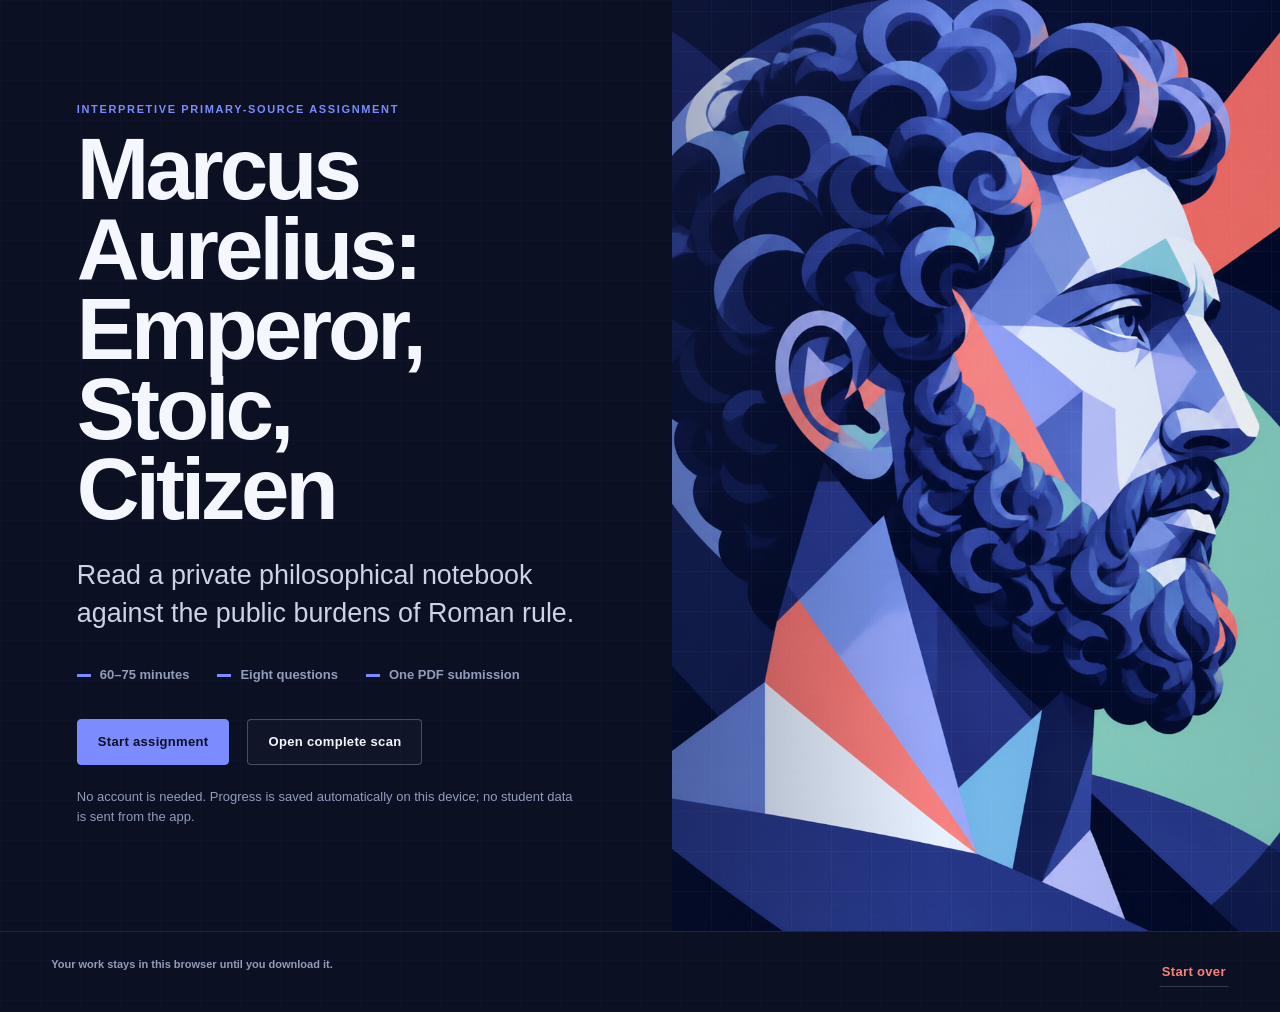
<file: index.html>
<!doctype html>
<html lang="en">
  <head>
    <meta charset="utf-8">
    <meta name="viewport" content="width=device-width, initial-scale=1">
    <meta name="description" content="An interactive primary-source assignment on Marcus Aurelius, Stoic philosophy, imperial conduct, and succession.">
    <meta name="theme-color" content="#0b1022">
    <title>Marcus Aurelius: Emperor, Stoic, Citizen</title>
    <link rel="stylesheet" href="styles.css">
  </head>
  <body>
    <a class="skip-link" href="#main-content">Skip to assignment</a>
    <div id="storage-warning" class="system-warning" role="status" hidden></div>
    <main id="main-content" tabindex="-1"></main>
    <div id="live-region" class="sr-only" role="status" aria-live="polite"></div>
    <noscript>
      <section class="noscript-card">
        <h1>JavaScript is required</h1>
        <p>This assignment saves work and creates the final submission inside your browser. Enable JavaScript, then reload this page.</p>
      </section>
    </noscript>
    <script src="vendor/jspdf.umd.min.js"></script>
    <script src="src/content.js"></script>
    <script src="src/logic.js"></script>
    <script src="src/export.js"></script>
    <script src="src/app.js"></script>
  </body>
</html>
</file>
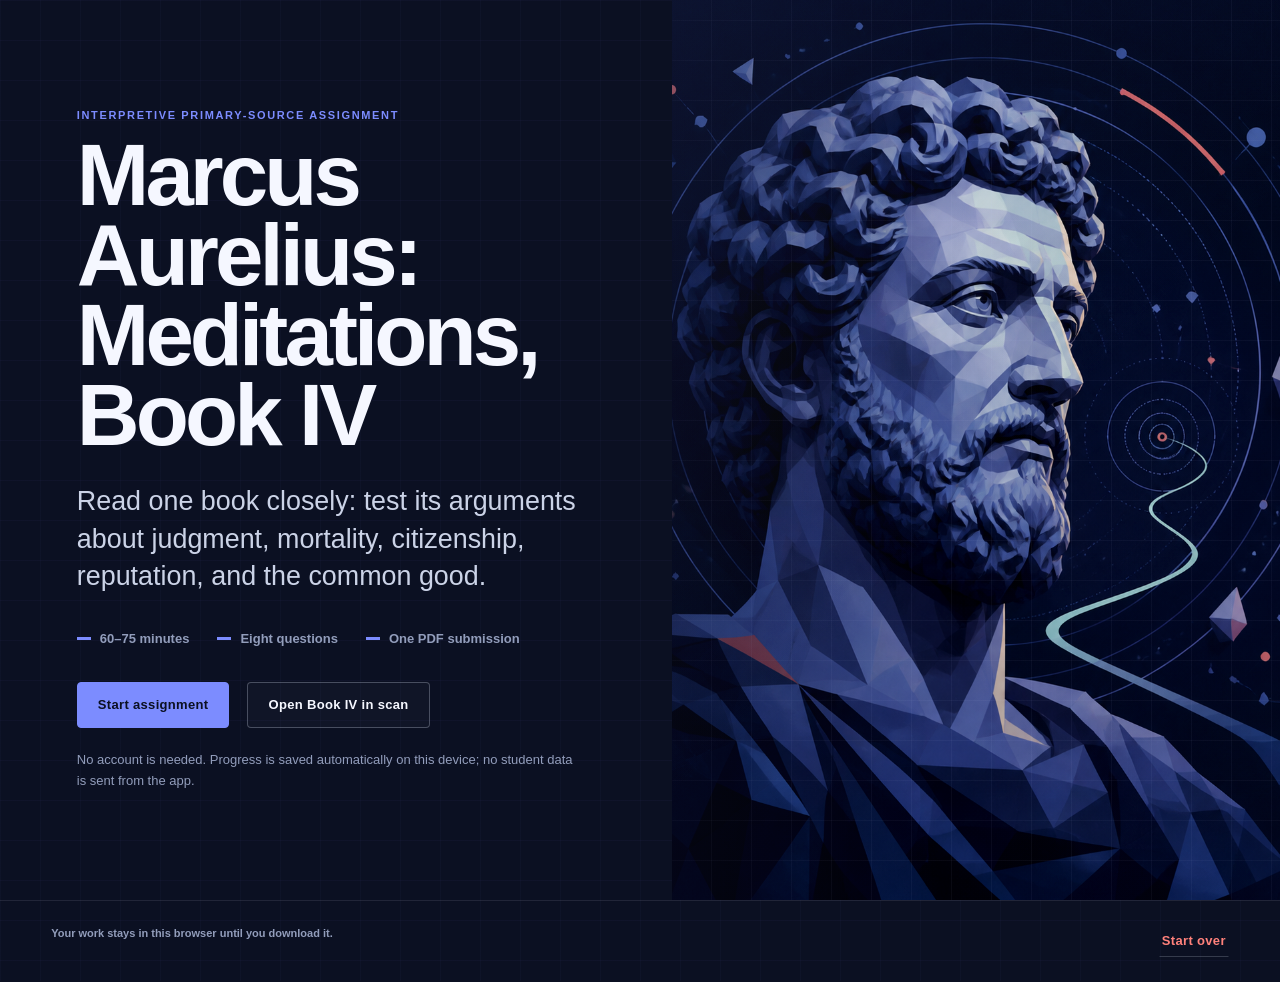
<file: book-4/index.html>
<!doctype html>
<html lang="en">
  <head>
    <meta charset="utf-8">
    <meta name="viewport" content="width=device-width, initial-scale=1">
    <meta name="description" content="An interactive primary-source assignment focused entirely on Book IV of Marcus Aurelius's Meditations.">
    <meta name="theme-color" content="#0b1022">
    <title>Marcus Aurelius: Meditations, Book IV</title>
    <link rel="icon" href="data:,">
    <link rel="stylesheet" href="styles.css">
  </head>
  <body>
    <a class="skip-link" href="#main-content">Skip to assignment</a>
    <div id="storage-warning" class="system-warning" role="status" hidden></div>
    <main id="main-content" tabindex="-1"></main>
    <div id="live-region" class="sr-only" role="status" aria-live="polite"></div>
    <noscript>
      <section class="noscript-card">
        <h1>JavaScript is required</h1>
        <p>This assignment saves work and creates the final submission inside your browser. Enable JavaScript, then reload this page.</p>
      </section>
    </noscript>
    <script src="../vendor/jspdf.umd.min.js"></script>
    <script src="src/content.js"></script>
    <script src="src/logic.js"></script>
    <script src="src/export.js"></script>
    <script src="src/app.js"></script>
  </body>
</html>
</file>
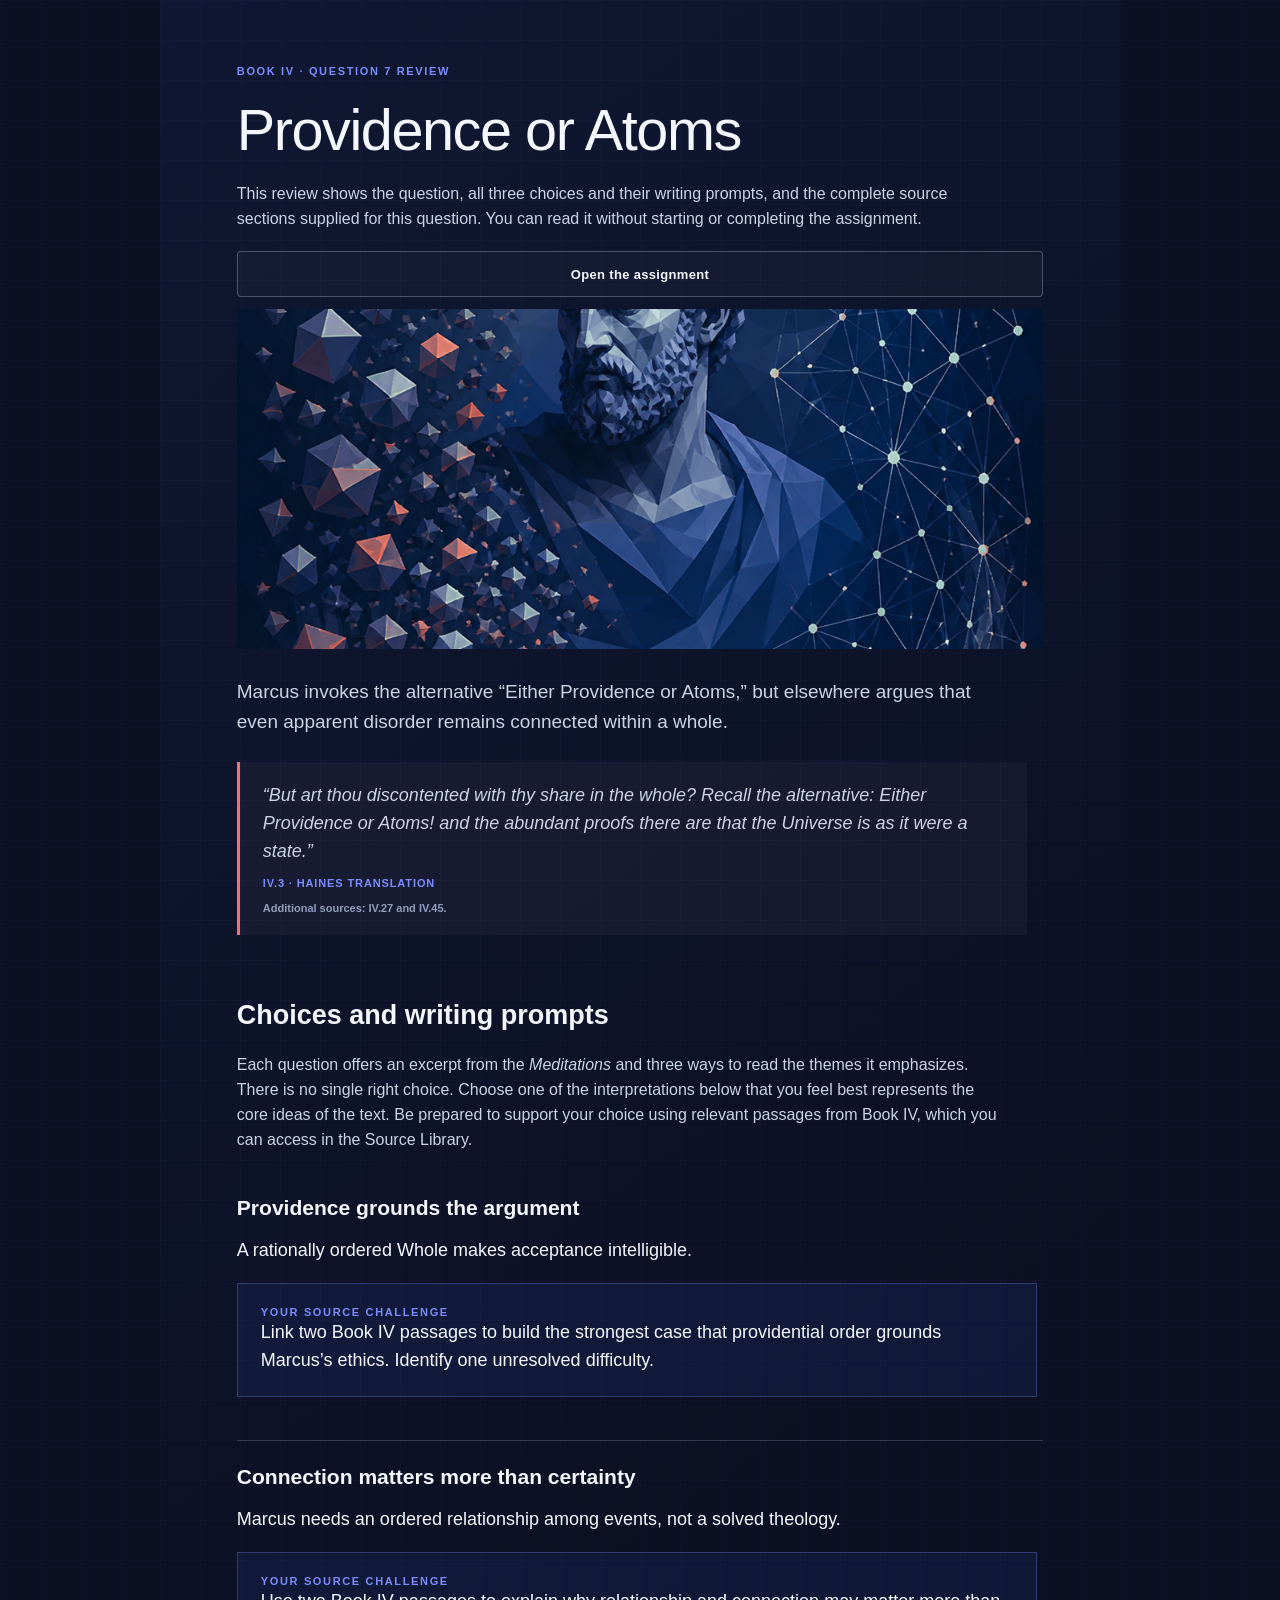
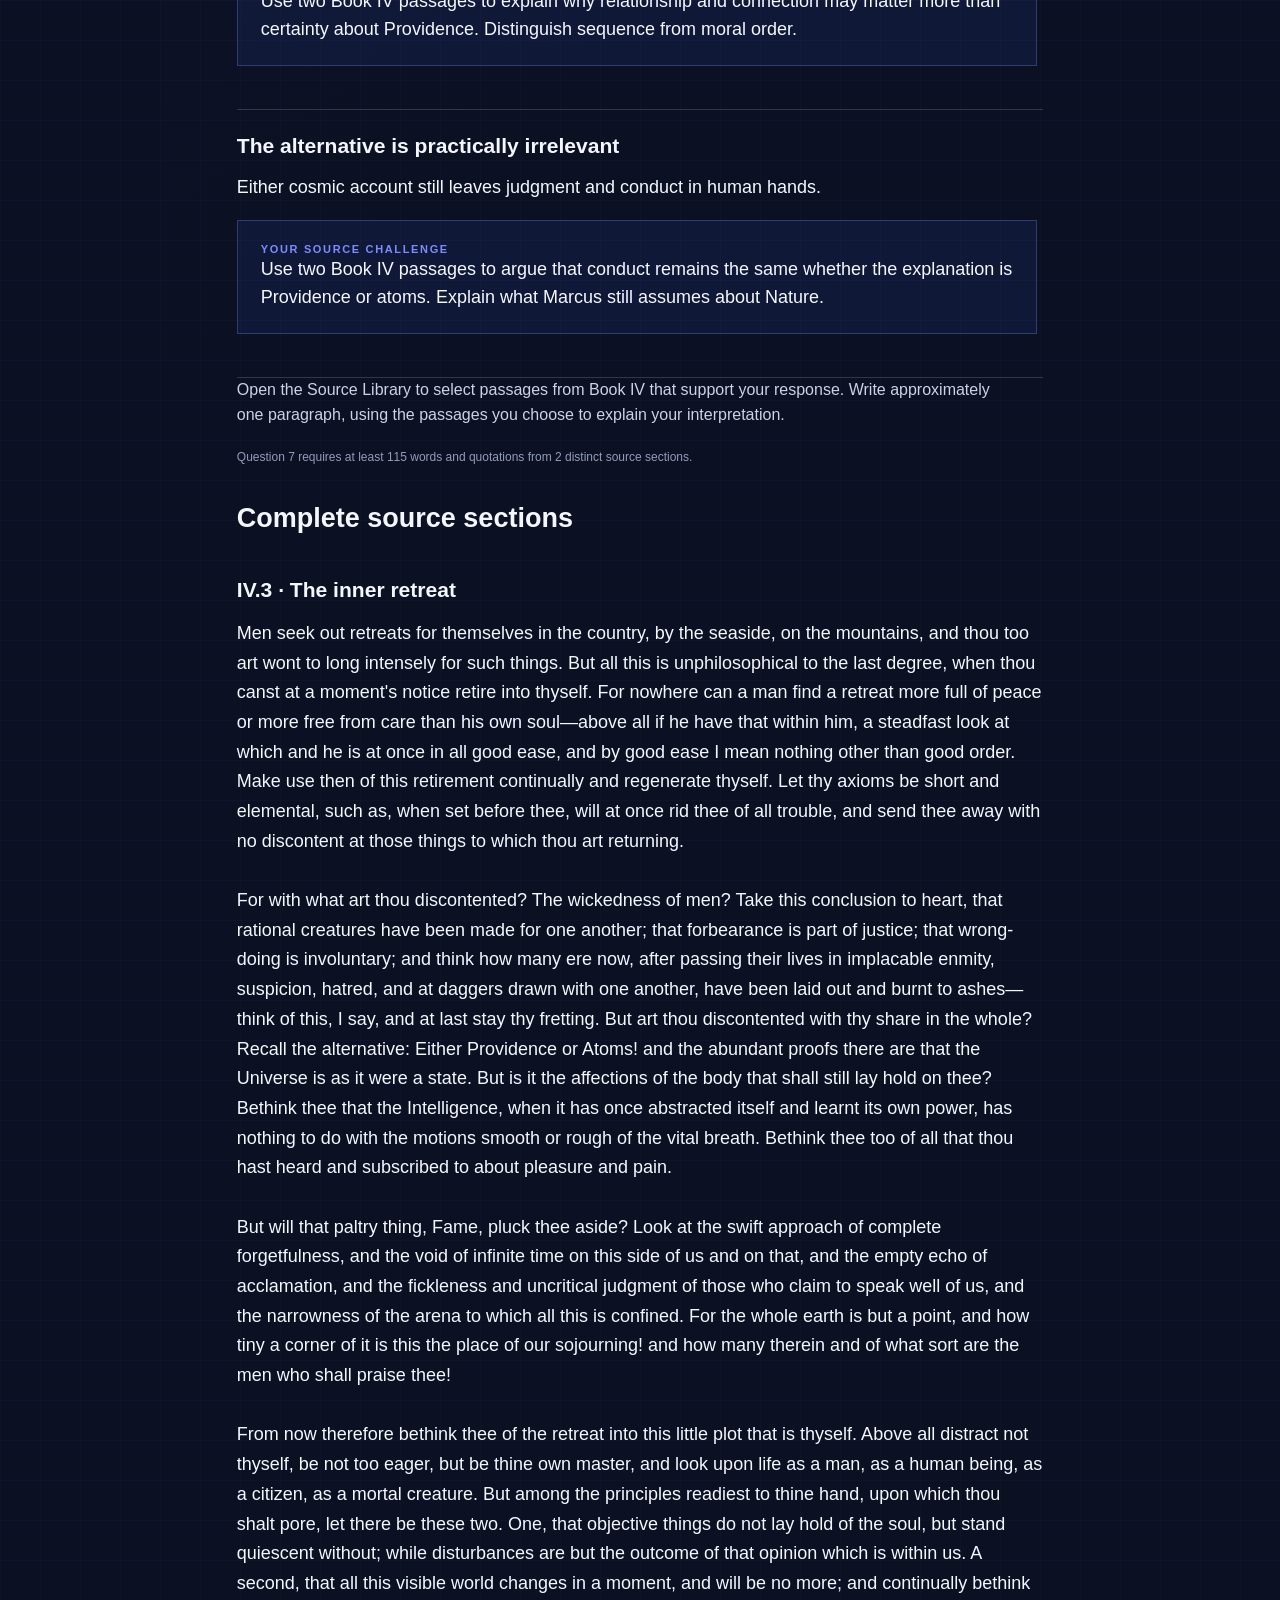
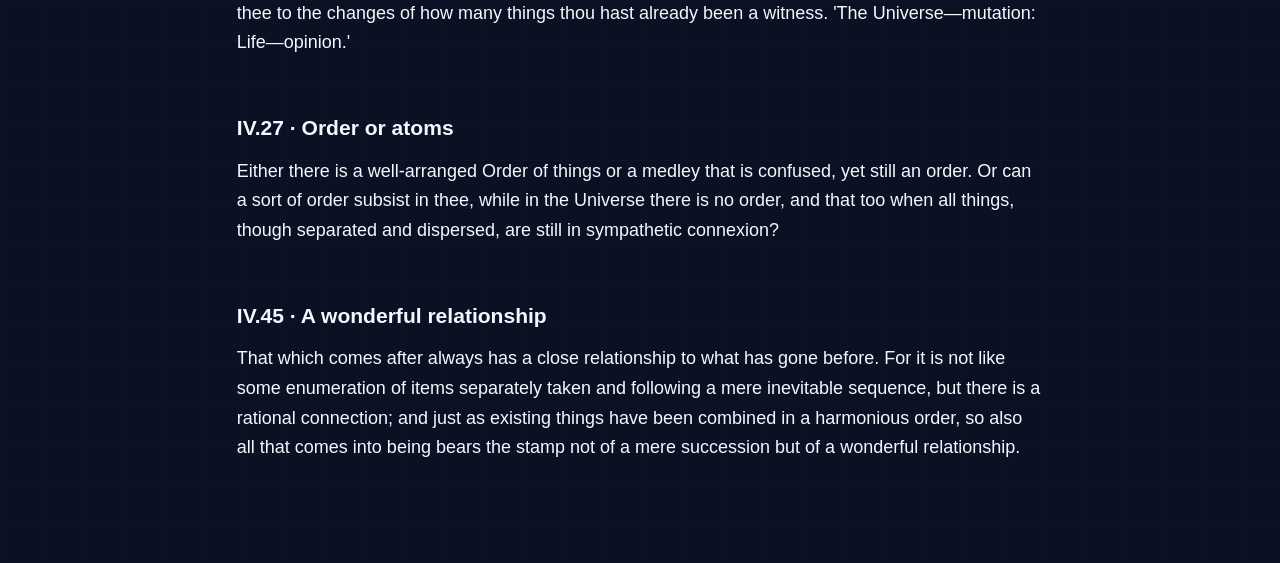
<file: book-4/question-7-review.html>
<!doctype html>
<html lang="en">
  <head>
    <meta charset="utf-8">
    <meta name="viewport" content="width=device-width, initial-scale=1">
    <title>Question 7 Review · Meditations Book IV</title>
    <link rel="icon" href="data:,">
    <link rel="stylesheet" href="styles.css">
    <style>
      .review-question { max-width: 960px; margin: auto; }
      .review-question h2 { margin: 32px 0 16px; }
      .review-question h3 { margin: 0 0 12px; }
      .review-illustration { width: 100%; max-height: 340px; object-fit: cover; margin: 12px 0 28px; }
      .review-path { padding: 20px 0; border-bottom: 1px solid rgba(220,227,243,.18); }
      .review-source { padding: 18px 0; }
      .review-source p { white-space: pre-line; line-height: 1.65; }
    </style>
  </head>
  <body>
    <main class="app-shell review-question">
      <article class="question-panel" id="review-content"></article>
    </main>
    <script src="src/content.js"></script>
    <script>
      (function () {
        const content = window.MarcusContent;
        const question = content.questions.find((item) => item.id === 'q7');
        const escapeHtml = (value) => String(value).replace(/[&<>"']/g, (character) => ({ '&': '&amp;', '<': '&lt;', '>': '&gt;', '"': '&quot;', "'": '&#039;' }[character]));
        const passages = question.anchor.map((id) => content.passages.find((item) => item.id === id));
        document.getElementById('review-content').innerHTML = `
          <p class="eyebrow">Book IV · Question 7 review</p>
          <h1>${escapeHtml(question.title)}</h1>
          <p class="question-instruction">This review shows the question, all three choices and their writing prompts, and the complete source sections supplied for this question. You can read it without starting or completing the assignment.</p>
          <a class="button button--ghost" href="./">Open the assignment</a>
          <img class="review-illustration" src="${escapeHtml(question.artAsset)}" alt="">
          <p class="question-context">${escapeHtml(question.context)}</p>
          <div class="anchor-block"><blockquote>“${escapeHtml(question.anchorExcerpt)}”</blockquote><div class="anchor-cite">IV.3 · Haines translation</div><div class="anchor-more">Additional sources: IV.27 and IV.45.</div></div>
          <h2>Choices and writing prompts</h2>
          <p class="question-instruction">Each question offers an excerpt from the <em>Meditations</em> and three ways to read the themes it emphasizes. There is no single right choice. Choose one of the interpretations below that you feel best represents the core ideas of the text. Be prepared to support your choice using relevant passages from Book IV, which you can access in the Source Library.</p>
          ${question.choices.map((choice) => `<section class="review-path"><h3>${escapeHtml(choice.label)}</h3><p>${escapeHtml(choice.description)}</p><div class="branch-prompt"><p class="eyebrow">Your source challenge</p><p>${escapeHtml(question.branches[choice.id].prompt)}</p></div></section>`).join('')}
          <p class="question-instruction">Open the Source Library to select passages from Book IV that support your response. Write approximately one paragraph, using the passages you choose to explain your interpretation.</p>
          <p class="field-hint">Question 7 requires at least ${question.minimumWords} words and quotations from ${question.evidenceRequirement} distinct source sections.</p>
          <h2>Complete source sections</h2>
          ${passages.map((passage) => `<section class="review-source"><h3>${escapeHtml(passage.citation)} · ${escapeHtml(passage.title)}</h3><p>${escapeHtml(passage.text)}</p></section>`).join('')}
        `;
      }());
    </script>
  </body>
</html>
</file>
<file: styles.css>
:root {
  color-scheme: dark;
  --ink: #0b1022;
  --ink-soft: #141b35;
  --plum: #26377d;
  --plum-light: #586bff;
  --ember: #ff6d6a;
  --ember-bright: #ff8c82;
  --gold: #7c8cff;
  --gold-pale: #c5ccff;
  --limestone: #dce3f3;
  --paper: #f5f7ff;
  --paper-dim: #cbd3e7;
  --muted: #929dbb;
  --danger: #ff817b;
  --success: #68d6bd;
  --display: "Avenir Next Condensed", "Arial Narrow", "Helvetica Neue", sans-serif;
  --body: "Avenir Next", "Helvetica Neue", Arial, sans-serif;
  --utility: "Avenir Next", "Helvetica Neue", Arial, sans-serif;
  --radius: 4px;
  --max: 1440px;
  --shadow: 0 22px 70px rgba(0, 0, 0, 0.26);
}

* { box-sizing: border-box; }

html { min-height: 100%; background: var(--ink); scroll-behavior: smooth; }

body {
  min-width: 320px;
  min-height: 100vh;
  margin: 0;
  background:
    linear-gradient(rgba(124,140,255,.035) 1px, transparent 1px),
    linear-gradient(90deg, rgba(124,140,255,.028) 1px, transparent 1px),
    var(--ink);
  background-size: 40px 40px;
  color: var(--paper);
  font-family: var(--body);
  font-size: 18px;
  line-height: 1.55;
  text-rendering: optimizeLegibility;
}

button, input, textarea, select { font: inherit; }
button, a { -webkit-tap-highlight-color: transparent; }
button { color: inherit; }

a { color: var(--gold-pale); text-underline-offset: 3px; }
a:hover { color: var(--paper); }

:focus-visible {
  outline: 3px solid var(--gold-pale);
  outline-offset: 4px;
}

::selection { background: rgba(124, 140, 255, .42); color: #fff; }

.skip-link {
  position: fixed;
  z-index: 1000;
  top: 12px;
  left: 12px;
  padding: 10px 14px;
  transform: translateY(-150%);
  background: var(--paper);
  color: var(--ink);
  font-family: var(--utility);
}

.skip-link:focus { transform: translateY(0); }
.sr-only { position: absolute !important; width: 1px; height: 1px; overflow: hidden; clip: rect(0 0 0 0); white-space: nowrap; }

.system-warning {
  position: sticky;
  z-index: 90;
  top: 0;
  padding: 10px 20px;
  background: #66362f;
  color: #fff;
  text-align: center;
  font: 700 14px/1.4 var(--utility);
}

.noscript-card { max-width: 680px; margin: 12vh auto; padding: 40px; border: 1px solid var(--gold); }

.app-shell { min-height: 100vh; }

.topbar {
  position: sticky;
  z-index: 60;
  top: 0;
  display: grid;
  grid-template-columns: minmax(180px, 1fr) minmax(280px, 2.2fr) minmax(180px, 1fr);
  align-items: center;
  gap: 24px;
  min-height: 70px;
  padding: 12px clamp(18px, 3vw, 44px);
  border-bottom: 1px solid rgba(124, 140, 255, .28);
  background: rgba(11, 16, 34, .94);
  backdrop-filter: blur(16px);
}

.brand-small {
  color: var(--paper);
  font: 600 12px/1.25 var(--display);
  letter-spacing: .07em;
  text-transform: uppercase;
}

.progress-wrap { display: grid; gap: 6px; }
.progress-labels { display: flex; justify-content: space-between; gap: 16px; color: var(--paper-dim); font: 650 11px/1 var(--utility); letter-spacing: .08em; text-transform: uppercase; }
.progress-track { position: relative; height: 4px; background: rgba(220, 227, 243, .14); }
.progress-fill { position: absolute; inset: 0 auto 0 0; width: var(--progress, 0%); background: linear-gradient(90deg, var(--ember), var(--gold)); transition: width .28s ease; }

.top-actions { display: flex; justify-content: flex-end; align-items: center; gap: 10px; }

.button {
  display: inline-flex;
  min-height: 46px;
  align-items: center;
  justify-content: center;
  gap: 9px;
  padding: 11px 20px;
  border: 1px solid transparent;
  border-radius: var(--radius);
  background: transparent;
  color: var(--paper);
  cursor: pointer;
  font: 750 13px/1.2 var(--utility);
  letter-spacing: .025em;
  text-decoration: none;
  transition: transform .18s ease, border-color .18s ease, background .18s ease, color .18s ease;
}

.button:hover { transform: translateY(-2px); }
.button:disabled { opacity: .45; cursor: not-allowed; transform: none; }
.button--primary { background: var(--gold); color: var(--ink); border-color: var(--gold); }
.button--primary:hover { background: var(--gold-pale); border-color: var(--gold-pale); }
.button--ember { background: var(--ember); color: #fff; border-color: var(--ember); }
.button--ghost { border-color: rgba(220,227,243,.28); background: rgba(255,255,255,.025); }
.button--ghost:hover { border-color: var(--gold); background: rgba(124,140,255,.08); }
.button--text { min-height: auto; padding: 7px 2px; border-bottom: 1px solid rgba(220,227,243,.2); border-radius: 0; color: var(--paper-dim); }
.button--danger { color: var(--danger); }
.button--small { min-height: 38px; padding: 8px 13px; font-size: 12px; }
.button--wide { width: 100%; }

.eyebrow { margin: 0 0 12px; color: var(--gold); font: 800 11px/1.3 var(--utility); letter-spacing: .15em; text-transform: uppercase; }
h1, h2, h3, p { margin-top: 0; }
h1, h2, h3 { text-wrap: balance; }

.display-title {
  margin: 0;
  font: 650 clamp(40px, 6.8vw, 92px)/.92 var(--display);
  letter-spacing: -.045em;
}

.title-screen {
  display: grid;
  min-height: 100vh;
  grid-template-columns: minmax(360px, 1.05fr) minmax(430px, .95fr);
  max-width: var(--max);
  margin: 0 auto;
}

.title-copy {
  display: flex;
  flex-direction: column;
  justify-content: center;
  padding: clamp(48px, 8vw, 120px) clamp(28px, 6vw, 90px);
}

.title-subtitle { max-width: 620px; margin: 28px 0 0; color: var(--paper-dim); font-size: clamp(20px, 2.1vw, 29px); line-height: 1.4; }
.title-meta { display: flex; flex-wrap: wrap; gap: 12px 28px; margin: 34px 0; color: var(--muted); font: 700 13px/1.4 var(--utility); }
.title-meta span { display: inline-flex; align-items: center; gap: 9px; }
.title-meta span::before { content: ''; width: 14px; height: 3px; background: var(--gold); }
.title-actions { display: flex; flex-wrap: wrap; align-items: center; gap: 18px; }
.privacy-note { max-width: 500px; margin: 22px 0 0; color: var(--muted); font: 500 13px/1.6 var(--utility); }

.visual-panel {
  position: relative;
  min-height: 520px;
  overflow: hidden;
  isolation: isolate;
  background: #111936;
}

.visual-panel::before,
.visual-panel::after { content: ''; position: absolute; inset: 0; pointer-events: none; }
.visual-panel::before {
  z-index: -2;
  inset: -2%;
  background: var(--portrait-image, url("assets/marcus-aurelius-abstract-modern.png")) var(--portrait-position, 50% 50%) / cover no-repeat;
  filter: saturate(.9) contrast(1.04);
}
.visual-panel::after {
  z-index: -1;
  background:
    linear-gradient(var(--wash-angle, 135deg), var(--panel-wash, rgba(38,55,125,.08)), transparent 54%),
    linear-gradient(90deg, rgba(11,16,34,.3), transparent 44%, rgba(11,16,34,.08)),
    repeating-linear-gradient(0deg, transparent 0 39px, rgba(197,204,255,.045) 39px 40px),
    repeating-linear-gradient(90deg, transparent 0 39px, rgba(197,204,255,.045) 39px 40px);
}

.visual--title { --portrait-position: 52% 48%; --mobile-position: 54% 38%; --panel-wash: rgba(124,140,255,.08); }
.visual--discipline { --portrait-position: 56% 42%; --mobile-position: 50% 34%; --panel-wash: rgba(104,214,189,.1); --wash-angle: 210deg; }
.visual--fellowship { --portrait-position: 48% 44%; --mobile-position: 50% 35%; --panel-wash: rgba(255,109,106,.1); --wash-angle: 70deg; }
.visual--cities { --portrait-position: 55% 50%; --mobile-position: 50% 42%; --panel-wash: rgba(124,140,255,.12); --wash-angle: 155deg; }
.visual--council { --portrait-position: 50% 43%; --mobile-position: 50% 42%; --panel-wash: rgba(104,214,189,.1); --wash-angle: 235deg; }
.visual--purple { --portrait-position: 56% 47%; --mobile-position: 48% 38%; --panel-wash: rgba(255,109,106,.12); --wash-angle: 305deg; }
.visual--frontier { --portrait-position: 47% 44%; --mobile-position: 50% 40%; --panel-wash: rgba(124,140,255,.1); --wash-angle: 100deg; }
.visual--family { --portrait-position: 54% 50%; --mobile-position: 50% 47%; --panel-wash: rgba(104,214,189,.09); --wash-angle: 175deg; }
.visual--succession { --portrait-position: 49% 42%; --mobile-position: 50% 40%; --panel-wash: rgba(255,109,106,.1); --wash-angle: 260deg; }

.onboarding-shell { max-width: 1120px; min-height: 100vh; margin: 0 auto; padding: clamp(40px, 8vw, 100px) clamp(20px, 6vw, 72px); }
.onboarding-steps { display: flex; gap: 8px; margin-bottom: 52px; }
.onboarding-steps span { height: 4px; flex: 1; background: rgba(220,227,243,.15); }
.onboarding-steps .is-active, .onboarding-steps .is-complete { background: var(--gold); }
.onboarding-card { display: grid; grid-template-columns: minmax(0, .85fr) minmax(380px, 1.15fr); gap: clamp(44px, 8vw, 110px); align-items: start; }
.onboarding-card h1 { font: 500 clamp(38px, 5vw, 67px)/1.02 var(--display); letter-spacing: -.03em; }
.onboarding-copy { color: var(--paper-dim); font-size: 21px; }
.onboarding-example, .identity-card { padding: clamp(24px, 4vw, 42px); border: 1px solid rgba(124,140,255,.34); background: var(--ink-soft); box-shadow: var(--shadow); }
.practice-source { padding: 20px; border-left: 3px solid var(--gold); background: rgba(124,140,255,.07); color: var(--paper-dim); }
.practice-result { width: 100%; min-height: 100px; margin-top: 18px; }
.onboarding-actions { display: flex; justify-content: space-between; gap: 16px; margin-top: 44px; }

.field { display: grid; gap: 8px; margin-bottom: 20px; }
.field label, .field-label { color: var(--paper-dim); font: 750 12px/1.3 var(--utility); letter-spacing: .08em; text-transform: uppercase; }
input, textarea, select {
  width: 100%;
  border: 1px solid rgba(220,227,243,.28);
  border-radius: var(--radius);
  background: #0d1016;
  color: var(--paper);
}
input, select { min-height: 50px; padding: 11px 13px; font-family: var(--utility); }
textarea { min-height: 240px; padding: 17px 18px; resize: vertical; font-size: 18px; line-height: 1.65; }
input:hover, textarea:hover, select:hover { border-color: rgba(124,140,255,.62); }
input:focus, textarea:focus, select:focus { border-color: var(--gold); outline: 2px solid rgba(124,140,255,.2); outline-offset: 1px; }
.field-hint { margin: 0; color: var(--muted); font: 500 12px/1.55 var(--utility); }
.inline-error { margin: 12px 0 0; color: var(--danger); font: 700 13px/1.5 var(--utility); }

.question-layout {
  display: grid;
  min-height: calc(100vh - 70px);
  grid-template-columns: minmax(350px, .82fr) minmax(540px, 1.18fr);
  max-width: var(--max);
  margin: 0 auto;
}
.question-layout .visual-panel { min-height: calc(100vh - 70px); }
.question-panel { display: flex; flex-direction: column; padding: clamp(36px, 5vw, 76px) clamp(26px, 6vw, 88px); background: linear-gradient(145deg, rgba(38,55,125,.18), transparent 45%); }
.question-kicker { display: flex; justify-content: space-between; gap: 20px; color: var(--gold); font: 800 11px/1.3 var(--utility); letter-spacing: .13em; text-transform: uppercase; }
.question-panel h1 { max-width: 720px; margin: 12px 0 22px; font: 500 clamp(37px, 4.5vw, 64px)/1 var(--display); letter-spacing: -.025em; }
.question-context { max-width: 760px; margin-bottom: 26px; color: var(--paper-dim); font-size: 19px; }
.context-label { display: inline-block; margin-bottom: 8px; padding: 4px 8px; background: rgba(124,140,255,.11); color: var(--gold-pale); font: 800 10px/1 var(--utility); letter-spacing: .1em; text-transform: uppercase; }

.anchor-block { position: relative; max-width: 790px; margin: 0 0 28px; padding: 20px 23px 18px; border-left: 3px solid var(--ember); background: rgba(255,255,255,.035); }
.anchor-block blockquote { margin: 0; color: var(--paper-dim); font-style: italic; line-height: 1.55; }
.anchor-cite { margin-top: 10px; color: var(--gold); font: 750 11px/1.4 var(--utility); letter-spacing: .08em; text-transform: uppercase; }
.anchor-more { margin-top: 10px; color: var(--muted); font: 600 11px/1.45 var(--utility); }

.choice-list { display: grid; gap: 12px; max-width: 800px; margin: 0; padding: 0; border: 0; }
.choice-card { position: relative; display: grid; grid-template-columns: 24px 1fr; gap: 15px; padding: 18px 20px; border: 1px solid rgba(220,227,243,.18); background: rgba(255,255,255,.018); cursor: pointer; transition: transform .18s ease, border-color .18s ease, background .18s ease, box-shadow .18s ease; }
.choice-card:hover { transform: translateX(4px); border-color: rgba(124,140,255,.75); background: rgba(124,140,255,.06); box-shadow: -7px 0 22px rgba(124,140,255,.08); }
.choice-card.is-selected { border-color: var(--gold); background: linear-gradient(90deg, rgba(124,140,255,.13), rgba(255,109,106,.045)); box-shadow: inset 4px 0 0 var(--gold); }
.choice-card input { position: absolute; opacity: 0; pointer-events: none; }
.choice-mark { width: 18px; height: 18px; margin-top: 3px; border: 1px solid var(--muted); border-radius: 50%; }
.is-selected .choice-mark { border-color: var(--gold); background: var(--gold); box-shadow: inset 0 0 0 4px var(--ink); }
.choice-title { display: block; color: var(--paper); font: 750 17px/1.3 var(--utility); }
.choice-description { display: block; margin-top: 5px; color: var(--muted); font-size: 15px; line-height: 1.45; }
.question-actions { display: flex; flex-wrap: wrap; justify-content: space-between; align-items: center; gap: 14px; max-width: 800px; margin-top: auto; padding-top: 34px; }
.question-actions-right { display: flex; flex-wrap: wrap; gap: 10px; margin-left: auto; }

.branch-prompt { max-width: 800px; margin-bottom: 23px; padding: 21px 23px; border: 1px solid rgba(124,140,255,.3); background: rgba(38,55,125,.23); }
.branch-prompt p { margin: 0; }
.response-meta { display: flex; flex-wrap: wrap; justify-content: space-between; gap: 10px 20px; max-width: 800px; margin: 9px 0 0; color: var(--muted); font: 650 12px/1.4 var(--utility); }
.evidence-status.is-met { color: var(--success); }
.validation-list { max-width: 800px; margin: 16px 0 0; padding: 12px 16px 12px 34px; border: 1px solid rgba(239,138,120,.35); color: var(--danger); background: rgba(239,138,120,.06); font: 650 13px/1.55 var(--utility); }
.prior-evidence { max-width: 800px; margin: 18px 0 0; padding: 16px 18px; border: 1px solid rgba(220,227,243,.14); }
.prior-evidence h3 { margin: 0 0 10px; font: 750 12px/1.3 var(--utility); text-transform: uppercase; letter-spacing: .08em; }
.evidence-chips { display: flex; flex-wrap: wrap; gap: 8px; }
.evidence-chip { padding: 7px 10px; border: 1px solid rgba(124,140,255,.4); background: transparent; color: var(--gold-pale); cursor: pointer; font: 700 11px/1.35 var(--utility); }

.source-overlay { position: fixed; z-index: 100; inset: 0; display: grid; grid-template-rows: auto 1fr; background: rgba(11,16,34,.985); }
.source-header { display: flex; align-items: center; gap: 18px; padding: 16px clamp(18px, 3vw, 42px); border-bottom: 1px solid rgba(124,140,255,.28); }
.source-header h2 { margin: 0; font: 500 22px/1.2 var(--display); }
.source-header p { margin: 0 auto 0 0; color: var(--muted); font: 550 12px/1.4 var(--utility); }
.source-grid { display: grid; min-height: 0; grid-template-columns: minmax(420px, 1.15fr) minmax(390px, .85fr); }
.source-browser, .source-response { min-height: 0; overflow: auto; padding: clamp(22px, 4vw, 48px); }
.source-browser { border-right: 1px solid rgba(124,140,255,.22); }
.source-response { background: rgba(38,55,125,.13); }
.source-tools { position: sticky; z-index: 3; top: -1px; display: grid; grid-template-columns: 1fr 120px; gap: 10px; padding: 0 0 18px; background: rgba(11,16,34,.97); }
.source-results { display: grid; gap: 13px; }
.passage-card { padding: 20px 22px; border: 1px solid rgba(220,227,243,.16); background: rgba(255,255,255,.018); }
.passage-card:focus-within { border-color: rgba(124,140,255,.6); }
.passage-heading { display: flex; justify-content: space-between; gap: 18px; margin-bottom: 12px; }
.passage-heading h3 { margin: 0; color: var(--paper); font: 750 14px/1.3 var(--utility); }
.passage-ref { flex: none; color: var(--gold); font: 800 12px/1.3 var(--utility); }
.passage-text { color: var(--paper-dim); font-size: 17px; line-height: 1.65; }
.passage-note { margin: 12px 0 0; padding: 10px 12px; border-left: 2px solid var(--ember); color: var(--muted); font: 550 12px/1.55 var(--utility); }
.passage-footer { display: flex; justify-content: space-between; align-items: center; gap: 12px; margin-top: 15px; color: var(--muted); font: 550 11px/1.4 var(--utility); }
.source-prompt { margin-bottom: 22px; padding: 18px 20px; border-left: 3px solid var(--gold); background: rgba(124,140,255,.06); }
.source-response textarea { min-height: 50vh; }
.source-tabs { display: none; }
.selection-menu { position: fixed; z-index: 120; left: 50%; bottom: 22px; display: flex; align-items: center; gap: 16px; max-width: calc(100vw - 30px); padding: 10px 12px 10px 16px; transform: translateX(-50%); border: 1px solid var(--gold); background: var(--paper); color: var(--ink); box-shadow: var(--shadow); font: 700 12px/1.3 var(--utility); }
.selection-menu[hidden] { display: none; }
.selection-menu .button { min-height: 36px; padding: 7px 11px; }

.review-shell, .download-shell { max-width: 1100px; margin: 0 auto; padding: clamp(40px, 7vw, 90px) clamp(20px, 5vw, 65px) 100px; }
.review-header { display: grid; grid-template-columns: 1fr auto; gap: 28px; align-items: end; margin-bottom: 38px; }
.review-header h1, .download-shell h1 { margin: 0; font: 500 clamp(42px, 6vw, 72px)/1 var(--display); }
.identity-summary { padding: 18px 20px; border: 1px solid rgba(124,140,255,.3); color: var(--paper-dim); font: 650 13px/1.6 var(--utility); }
.review-status { margin: 0 0 26px; padding: 16px 18px; border-left: 3px solid var(--success); background: rgba(137,184,153,.08); color: var(--paper-dim); }
.review-status.is-incomplete { border-color: var(--danger); background: rgba(239,138,120,.07); }
.review-list { display: grid; gap: 14px; }
.review-item { padding: 23px 25px; border: 1px solid rgba(220,227,243,.16); background: rgba(255,255,255,.018); }
.review-item-header { display: grid; grid-template-columns: 1fr auto; gap: 20px; align-items: start; }
.review-item h2 { margin: 2px 0 5px; font: 500 25px/1.15 var(--display); }
.review-choice { color: var(--gold-pale); font: 750 12px/1.4 var(--utility); }
.review-response { margin: 18px 0 0; color: var(--paper-dim); white-space: pre-wrap; }
.review-evidence { margin: 14px 0 0; padding-left: 20px; color: var(--muted); font-size: 14px; }
.review-actions { position: sticky; bottom: 0; display: flex; justify-content: space-between; gap: 20px; margin-top: 30px; padding: 18px 0; background: linear-gradient(transparent, var(--ink) 25%); }
.download-card { max-width: 760px; margin-top: 36px; padding: clamp(26px, 5vw, 48px); border: 1px solid rgba(124,140,255,.35); background: var(--ink-soft); }
.download-actions { display: flex; flex-wrap: wrap; gap: 12px; margin-top: 24px; }
.emergency-box { margin-top: 30px; padding-top: 24px; border-top: 1px solid rgba(220,227,243,.16); }
.emergency-box textarea { min-height: 180px; font-size: 13px; }

.route-line { display: flex; gap: 8px; align-items: center; margin-top: 22px; }
.route-line span { width: 18px; height: 3px; border: 0; background: rgba(124,140,255,.3); }
.route-line span.is-complete { background: var(--gold); }
.route-line span.is-current { box-shadow: 0 0 0 5px rgba(124,140,255,.14); }

.app-footer { display: flex; flex-wrap: wrap; justify-content: space-between; gap: 20px; max-width: var(--max); margin: 0 auto; padding: 24px clamp(20px, 4vw, 54px); border-top: 1px solid rgba(220,227,243,.1); color: var(--muted); font: 550 11px/1.5 var(--utility); }

@media (max-width: 980px) {
  .title-screen { grid-template-columns: 1fr; }
  .title-copy { min-height: 60vh; }
  .title-screen .visual-panel { min-height: 50vh; }
  .onboarding-card { grid-template-columns: 1fr; }
  .question-layout { grid-template-columns: minmax(260px, .65fr) minmax(470px, 1.35fr); }
  .topbar { grid-template-columns: auto 1fr auto; gap: 14px; }
  .brand-small { font-size: 10px; }
  .source-grid { grid-template-columns: 1fr 1fr; }
}

@media (max-width: 760px) {
  body { font-size: 17px; }
  .topbar { grid-template-columns: 1fr auto; min-height: 64px; }
  .topbar .progress-wrap { grid-column: 1 / -1; grid-row: 2; }
  .brand-small { max-width: 190px; }
  .question-layout { display: flex; min-height: auto; flex-direction: column; }
  .question-layout .visual-panel { min-height: 220px; max-height: 30vh; }
  .visual-panel::before { background-position: var(--mobile-position, 50% 38%); }
  .question-panel { min-height: calc(66vh - 64px); padding: 30px 20px 44px; }
  .question-panel h1 { font-size: 39px; }
  .question-context { font-size: 17px; }
  .question-actions { align-items: stretch; }
  .question-actions, .question-actions-right { flex-direction: column-reverse; width: 100%; }
  .question-actions .button { width: 100%; }
  .source-overlay { grid-template-rows: auto auto 1fr; }
  .source-header { align-items: flex-start; flex-wrap: wrap; }
  .source-header p { order: 3; width: 100%; }
  .source-tabs { display: grid; grid-template-columns: 1fr 1fr; padding: 0 16px; border-bottom: 1px solid rgba(124,140,255,.22); }
  .source-tabs button { padding: 12px; border: 0; border-bottom: 3px solid transparent; background: transparent; color: var(--muted); font: 750 12px/1.3 var(--utility); }
  .source-tabs button.is-active { border-color: var(--gold); color: var(--paper); }
  .source-grid { display: block; overflow: hidden; }
  .source-browser, .source-response { display: none; height: 100%; padding: 18px 16px 80px; }
  .source-browser.is-active, .source-response.is-active { display: block; }
  .source-browser { border-right: 0; }
  .source-tools { grid-template-columns: 1fr 94px; }
  .source-response textarea { min-height: 45vh; }
  .review-header { grid-template-columns: 1fr; align-items: start; }
  .review-item-header { grid-template-columns: 1fr; }
  .review-actions { flex-direction: column-reverse; }
  .review-actions .button { width: 100%; }
}

@media (max-width: 480px) {
  .title-copy { padding: 62px 20px 42px; }
  .display-title { font-size: 44px; }
  .title-subtitle { font-size: 19px; }
  .title-actions .button { width: 100%; }
  .onboarding-shell { padding: 34px 18px; }
  .onboarding-card h1 { font-size: 40px; }
  .onboarding-copy { font-size: 18px; }
  .onboarding-example, .identity-card { padding: 22px 18px; }
  .onboarding-actions { flex-direction: column-reverse; }
  .onboarding-actions .button { width: 100%; }
  .top-actions .button span { display: none; }
  .question-panel h1 { font-size: 34px; }
  .choice-card { padding: 16px; }
  .source-header h2 { font-size: 18px; }
  .passage-card { padding: 17px 16px; }
}

@media (prefers-reduced-motion: reduce) {
  html { scroll-behavior: auto; }
  *, *::before, *::after { scroll-behavior: auto !important; transition-duration: .01ms !important; animation-duration: .01ms !important; animation-iteration-count: 1 !important; }
  .button:hover, .choice-card:hover { transform: none; }
}

@media print {
  .topbar, .app-footer, .visual-panel, .question-actions, .review-actions { display: none !important; }
  body { background: #fff; color: #111; }
  .question-layout { display: block; }
  .question-panel { background: #fff; padding: 1cm; }
}
</file>
<file: book-4/styles.css>
:root {
  color-scheme: dark;
  --ink: #0b1022;
  --ink-soft: #141b35;
  --plum: #26377d;
  --plum-light: #586bff;
  --ember: #ff6d6a;
  --ember-bright: #ff8c82;
  --gold: #7c8cff;
  --gold-pale: #c5ccff;
  --limestone: #dce3f3;
  --paper: #f5f7ff;
  --paper-dim: #cbd3e7;
  --muted: #929dbb;
  --danger: #ff817b;
  --success: #68d6bd;
  --display: "Avenir Next Condensed", "Arial Narrow", "Helvetica Neue", sans-serif;
  --body: "Avenir Next", "Helvetica Neue", Arial, sans-serif;
  --utility: "Avenir Next", "Helvetica Neue", Arial, sans-serif;
  --radius: 4px;
  --max: 1440px;
  --shadow: 0 22px 70px rgba(0, 0, 0, 0.26);
}

* { box-sizing: border-box; }

html { min-height: 100%; background: var(--ink); scroll-behavior: smooth; }

body {
  min-width: 320px;
  min-height: 100vh;
  margin: 0;
  background:
    linear-gradient(rgba(124,140,255,.035) 1px, transparent 1px),
    linear-gradient(90deg, rgba(124,140,255,.028) 1px, transparent 1px),
    var(--ink);
  background-size: 40px 40px;
  color: var(--paper);
  font-family: var(--body);
  font-size: 18px;
  line-height: 1.55;
  text-rendering: optimizeLegibility;
}

button, input, textarea, select { font: inherit; }
button, a { -webkit-tap-highlight-color: transparent; }
button { color: inherit; }

a { color: var(--gold-pale); text-underline-offset: 3px; }
a:hover { color: var(--paper); }

:focus-visible {
  outline: 3px solid var(--gold-pale);
  outline-offset: 4px;
}

::selection { background: rgba(124, 140, 255, .42); color: #fff; }

.skip-link {
  position: fixed;
  z-index: 1000;
  top: 12px;
  left: 12px;
  padding: 10px 14px;
  transform: translateY(-150%);
  background: var(--paper);
  color: var(--ink);
  font-family: var(--utility);
}

.skip-link:focus { transform: translateY(0); }
.sr-only { position: absolute !important; width: 1px; height: 1px; overflow: hidden; clip: rect(0 0 0 0); white-space: nowrap; }

.system-warning {
  position: sticky;
  z-index: 90;
  top: 0;
  padding: 10px 20px;
  background: #66362f;
  color: #fff;
  text-align: center;
  font: 700 14px/1.4 var(--utility);
}

.noscript-card { max-width: 680px; margin: 12vh auto; padding: 40px; border: 1px solid var(--gold); }

.app-shell { min-height: 100vh; }

.topbar {
  position: sticky;
  z-index: 60;
  top: 0;
  display: grid;
  grid-template-columns: minmax(180px, 1fr) minmax(280px, 2.2fr) minmax(180px, 1fr);
  align-items: center;
  gap: 24px;
  min-height: 70px;
  padding: 12px clamp(18px, 3vw, 44px);
  border-bottom: 1px solid rgba(124, 140, 255, .28);
  background: rgba(11, 16, 34, .94);
  backdrop-filter: blur(16px);
}

.brand-small {
  color: var(--paper);
  font: 600 12px/1.25 var(--display);
  letter-spacing: .07em;
  text-transform: uppercase;
}

.progress-wrap { display: grid; gap: 6px; }
.progress-labels { display: flex; justify-content: space-between; gap: 16px; color: var(--paper-dim); font: 650 11px/1 var(--utility); letter-spacing: .08em; text-transform: uppercase; }
.progress-track { position: relative; height: 4px; background: rgba(220, 227, 243, .14); }
.progress-fill { position: absolute; inset: 0 auto 0 0; width: var(--progress, 0%); background: linear-gradient(90deg, var(--ember), var(--gold)); transition: width .28s ease; }

.top-actions { display: flex; justify-content: flex-end; align-items: center; gap: 10px; }

.button {
  display: inline-flex;
  min-height: 46px;
  align-items: center;
  justify-content: center;
  gap: 9px;
  padding: 11px 20px;
  border: 1px solid transparent;
  border-radius: var(--radius);
  background: transparent;
  color: var(--paper);
  cursor: pointer;
  font: 750 13px/1.2 var(--utility);
  letter-spacing: .025em;
  text-decoration: none;
  transition: transform .18s ease, border-color .18s ease, background .18s ease, color .18s ease;
}

.button:hover { transform: translateY(-2px); }
.button:disabled { opacity: .45; cursor: not-allowed; transform: none; }
.button--primary { background: var(--gold); color: var(--ink); border-color: var(--gold); }
.button--primary:hover { background: var(--gold-pale); border-color: var(--gold-pale); }
.button--ember { background: var(--ember); color: #fff; border-color: var(--ember); }
.button--ghost { border-color: rgba(220,227,243,.28); background: rgba(255,255,255,.025); }
.button--ghost:hover { border-color: var(--gold); background: rgba(124,140,255,.08); }
.button--text { min-height: auto; padding: 7px 2px; border-bottom: 1px solid rgba(220,227,243,.2); border-radius: 0; color: var(--paper-dim); }
.button--danger { color: var(--danger); }
.button--small { min-height: 38px; padding: 8px 13px; font-size: 12px; }
.button--wide { width: 100%; }

.eyebrow { margin: 0 0 12px; color: var(--gold); font: 800 11px/1.3 var(--utility); letter-spacing: .15em; text-transform: uppercase; }
h1, h2, h3, p { margin-top: 0; }
h1, h2, h3 { text-wrap: balance; }

.display-title {
  margin: 0;
  font: 650 clamp(40px, 6.8vw, 92px)/.92 var(--display);
  letter-spacing: -.045em;
}

.title-screen {
  display: grid;
  min-height: 100vh;
  grid-template-columns: minmax(360px, 1.05fr) minmax(430px, .95fr);
  max-width: var(--max);
  margin: 0 auto;
}

.title-copy {
  display: flex;
  flex-direction: column;
  justify-content: center;
  padding: clamp(48px, 8vw, 120px) clamp(28px, 6vw, 90px);
}

.title-subtitle { max-width: 620px; margin: 28px 0 0; color: var(--paper-dim); font-size: clamp(20px, 2.1vw, 29px); line-height: 1.4; }
.title-meta { display: flex; flex-wrap: wrap; gap: 12px 28px; margin: 34px 0; color: var(--muted); font: 700 13px/1.4 var(--utility); }
.title-meta span { display: inline-flex; align-items: center; gap: 9px; }
.title-meta span::before { content: ''; width: 14px; height: 3px; background: var(--gold); }
.title-actions { display: flex; flex-wrap: wrap; align-items: center; gap: 18px; }
.privacy-note { max-width: 500px; margin: 22px 0 0; color: var(--muted); font: 500 13px/1.6 var(--utility); }

.visual-panel {
  position: relative;
  min-height: 520px;
  overflow: hidden;
  isolation: isolate;
  background: #111936;
}

.visual-panel::before,
.visual-panel::after { content: ''; position: absolute; inset: 0; pointer-events: none; }
.visual-panel::before {
  z-index: -2;
  inset: -2%;
  background: var(--portrait-image, url("assets/marcus-aurelius-abstract-modern.png")) var(--portrait-position, 50% 50%) / cover no-repeat;
  filter: saturate(.9) contrast(1.04);
}
.visual-panel::after {
  z-index: -1;
  background:
    linear-gradient(var(--wash-angle, 135deg), var(--panel-wash, rgba(38,55,125,.08)), transparent 54%),
    linear-gradient(90deg, rgba(11,16,34,.3), transparent 44%, rgba(11,16,34,.08)),
    repeating-linear-gradient(0deg, transparent 0 39px, rgba(197,204,255,.045) 39px 40px),
    repeating-linear-gradient(90deg, transparent 0 39px, rgba(197,204,255,.045) 39px 40px);
}

.visual--title { --portrait-position: 52% 48%; --mobile-position: 54% 38%; --panel-wash: rgba(124,140,255,.08); }
.visual--discipline { --portrait-position: 56% 42%; --mobile-position: 50% 34%; --panel-wash: rgba(104,214,189,.1); --wash-angle: 210deg; }
.visual--fellowship { --portrait-position: 48% 44%; --mobile-position: 50% 35%; --panel-wash: rgba(255,109,106,.1); --wash-angle: 70deg; }
.visual--cities { --portrait-position: 55% 50%; --mobile-position: 50% 42%; --panel-wash: rgba(124,140,255,.12); --wash-angle: 155deg; }
.visual--council { --portrait-position: 50% 43%; --mobile-position: 50% 42%; --panel-wash: rgba(104,214,189,.1); --wash-angle: 235deg; }
.visual--purple { --portrait-position: 56% 47%; --mobile-position: 48% 38%; --panel-wash: rgba(255,109,106,.12); --wash-angle: 305deg; }
.visual--frontier { --portrait-position: 47% 44%; --mobile-position: 50% 40%; --panel-wash: rgba(124,140,255,.1); --wash-angle: 100deg; }
.visual--family { --portrait-position: 54% 50%; --mobile-position: 50% 47%; --panel-wash: rgba(104,214,189,.09); --wash-angle: 175deg; }
.visual--succession { --portrait-position: 49% 42%; --mobile-position: 50% 40%; --panel-wash: rgba(255,109,106,.1); --wash-angle: 260deg; }
.visual--citadel { --portrait-position: 50% 46%; --mobile-position: 50% 40%; --panel-wash: rgba(104,214,189,.1); --wash-angle: 210deg; }
.visual--judgment { --portrait-position: 54% 46%; --mobile-position: 50% 38%; --panel-wash: rgba(124,140,255,.13); --wash-angle: 155deg; }
.visual--cosmos { --portrait-position: 50% 48%; --mobile-position: 50% 40%; --panel-wash: rgba(124,140,255,.12); --wash-angle: 70deg; }
.visual--common-good { --portrait-position: 52% 46%; --mobile-position: 50% 38%; --panel-wash: rgba(104,214,189,.1); --wash-angle: 235deg; }
.visual--mortality { --portrait-position: 50% 48%; --mobile-position: 50% 42%; --panel-wash: rgba(255,109,106,.1); --wash-angle: 305deg; }
.visual--reputation { --portrait-position: 50% 46%; --mobile-position: 50% 40%; --panel-wash: rgba(124,140,255,.11); --wash-angle: 100deg; }
.visual--order { --portrait-position: 52% 50%; --mobile-position: 50% 44%; --panel-wash: rgba(104,214,189,.09); --wash-angle: 175deg; }
.visual--short-way { --portrait-position: 50% 44%; --mobile-position: 50% 38%; --panel-wash: rgba(255,109,106,.1); --wash-angle: 260deg; }

.onboarding-shell { max-width: 1120px; min-height: 100vh; margin: 0 auto; padding: clamp(40px, 8vw, 100px) clamp(20px, 6vw, 72px); }
.onboarding-steps { display: flex; gap: 8px; margin-bottom: 52px; }
.onboarding-steps span { height: 4px; flex: 1; background: rgba(220,227,243,.15); }
.onboarding-steps .is-active, .onboarding-steps .is-complete { background: var(--gold); }
.onboarding-card { display: grid; grid-template-columns: minmax(0, .85fr) minmax(380px, 1.15fr); gap: clamp(44px, 8vw, 110px); align-items: start; }
.onboarding-card h1 { font: 500 clamp(38px, 5vw, 67px)/1.02 var(--display); letter-spacing: -.03em; }
.onboarding-copy { color: var(--paper-dim); font-size: 21px; }
.onboarding-example, .identity-card { padding: clamp(24px, 4vw, 42px); border: 1px solid rgba(124,140,255,.34); background: var(--ink-soft); box-shadow: var(--shadow); }
.practice-source { padding: 20px; border-left: 3px solid var(--gold); background: rgba(124,140,255,.07); color: var(--paper-dim); }
.practice-result { width: 100%; min-height: 100px; margin-top: 18px; }
.onboarding-actions { display: flex; justify-content: space-between; gap: 16px; margin-top: 44px; }

.field { display: grid; gap: 8px; margin-bottom: 20px; }
.field label, .field-label { color: var(--paper-dim); font: 750 12px/1.3 var(--utility); letter-spacing: .08em; text-transform: uppercase; }
input, textarea, select {
  width: 100%;
  border: 1px solid rgba(220,227,243,.28);
  border-radius: var(--radius);
  background: #0d1016;
  color: var(--paper);
}
input, select { min-height: 50px; padding: 11px 13px; font-family: var(--utility); }
textarea { min-height: 240px; padding: 17px 18px; resize: vertical; font-size: 18px; line-height: 1.65; }
input:hover, textarea:hover, select:hover { border-color: rgba(124,140,255,.62); }
input:focus, textarea:focus, select:focus { border-color: var(--gold); outline: 2px solid rgba(124,140,255,.2); outline-offset: 1px; }
.field-hint { margin: 0; color: var(--muted); font: 500 12px/1.55 var(--utility); }
.inline-error { margin: 12px 0 0; color: var(--danger); font: 700 13px/1.5 var(--utility); }

.question-layout {
  display: grid;
  min-height: calc(100vh - 70px);
  grid-template-columns: minmax(350px, .82fr) minmax(540px, 1.18fr);
  max-width: var(--max);
  margin: 0 auto;
}
.question-layout .visual-panel { min-height: calc(100vh - 70px); }
.question-panel { display: flex; flex-direction: column; padding: clamp(36px, 5vw, 76px) clamp(26px, 6vw, 88px); background: linear-gradient(145deg, rgba(38,55,125,.18), transparent 45%); }
.question-kicker { display: flex; justify-content: space-between; gap: 20px; color: var(--gold); font: 800 11px/1.3 var(--utility); letter-spacing: .13em; text-transform: uppercase; }
.question-panel h1 { max-width: 720px; margin: 12px 0 22px; font: 500 clamp(37px, 4.5vw, 64px)/1 var(--display); letter-spacing: -.025em; }
.question-context { max-width: 760px; margin-bottom: 26px; color: var(--paper-dim); font-size: 19px; }
.question-instruction { max-width: 760px; margin: 0 0 20px; color: var(--paper-dim); font-size: 16px; line-height: 1.55; }
.context-label { display: inline-block; margin-bottom: 8px; padding: 4px 8px; background: rgba(124,140,255,.11); color: var(--gold-pale); font: 800 10px/1 var(--utility); letter-spacing: .1em; text-transform: uppercase; }

.anchor-block { position: relative; max-width: 790px; margin: 0 0 28px; padding: 20px 23px 18px; border-left: 3px solid var(--ember); background: rgba(255,255,255,.035); }
.anchor-block blockquote { margin: 0; color: var(--paper-dim); font-style: italic; line-height: 1.55; }
.anchor-cite { margin-top: 10px; color: var(--gold); font: 750 11px/1.4 var(--utility); letter-spacing: .08em; text-transform: uppercase; }
.anchor-more { margin-top: 10px; color: var(--muted); font: 600 11px/1.45 var(--utility); }

.choice-list { display: grid; gap: 12px; max-width: 800px; margin: 0; padding: 0; border: 0; }
.choice-card { position: relative; display: grid; grid-template-columns: 24px 1fr; gap: 15px; padding: 18px 20px; border: 1px solid rgba(220,227,243,.18); background: rgba(255,255,255,.018); cursor: pointer; transition: transform .18s ease, border-color .18s ease, background .18s ease, box-shadow .18s ease; }
.choice-card:hover { transform: translateX(4px); border-color: rgba(124,140,255,.75); background: rgba(124,140,255,.06); box-shadow: -7px 0 22px rgba(124,140,255,.08); }
.choice-card.is-selected { border-color: var(--gold); background: linear-gradient(90deg, rgba(124,140,255,.13), rgba(255,109,106,.045)); box-shadow: inset 4px 0 0 var(--gold); }
.choice-card input { position: absolute; opacity: 0; pointer-events: none; }
.choice-mark { width: 18px; height: 18px; margin-top: 3px; border: 1px solid var(--muted); border-radius: 50%; }
.is-selected .choice-mark { border-color: var(--gold); background: var(--gold); box-shadow: inset 0 0 0 4px var(--ink); }
.choice-title { display: block; color: var(--paper); font: 750 17px/1.3 var(--utility); }
.choice-description { display: block; margin-top: 5px; color: var(--muted); font-size: 15px; line-height: 1.45; }
.question-actions { display: flex; flex-wrap: wrap; justify-content: space-between; align-items: center; gap: 14px; max-width: 800px; margin-top: auto; padding-top: 34px; }
.question-actions-right { display: flex; flex-wrap: wrap; gap: 10px; margin-left: auto; }

.branch-prompt { max-width: 800px; margin-bottom: 23px; padding: 21px 23px; border: 1px solid rgba(124,140,255,.3); background: rgba(38,55,125,.23); }
.branch-prompt p { margin: 0; }
.response-meta { display: flex; flex-wrap: wrap; justify-content: space-between; gap: 10px 20px; max-width: 800px; margin: 9px 0 0; color: var(--muted); font: 650 12px/1.4 var(--utility); }
.evidence-status.is-met { color: var(--success); }
.validation-list { max-width: 800px; margin: 16px 0 0; padding: 12px 16px 12px 34px; border: 1px solid rgba(239,138,120,.35); color: var(--danger); background: rgba(239,138,120,.06); font: 650 13px/1.55 var(--utility); }
.prior-evidence { max-width: 800px; margin: 18px 0 0; padding: 16px 18px; border: 1px solid rgba(220,227,243,.14); }
.prior-evidence h3 { margin: 0 0 10px; font: 750 12px/1.3 var(--utility); text-transform: uppercase; letter-spacing: .08em; }
.evidence-chips { display: flex; flex-wrap: wrap; gap: 8px; }
.evidence-chip { padding: 7px 10px; border: 1px solid rgba(124,140,255,.4); background: transparent; color: var(--gold-pale); cursor: pointer; font: 700 11px/1.35 var(--utility); }

.source-overlay { position: fixed; z-index: 100; inset: 0; display: grid; grid-template-rows: auto 1fr; background: rgba(11,16,34,.985); }
.source-header { display: flex; align-items: center; gap: 18px; padding: 16px clamp(18px, 3vw, 42px); border-bottom: 1px solid rgba(124,140,255,.28); }
.source-header h2 { margin: 0; font: 500 22px/1.2 var(--display); }
.source-header p { margin: 0 auto 0 0; color: var(--muted); font: 550 12px/1.4 var(--utility); }
.source-grid { display: grid; min-height: 0; grid-template-columns: minmax(420px, 1.15fr) minmax(390px, .85fr); }
.source-browser, .source-response { min-height: 0; overflow: auto; padding: clamp(22px, 4vw, 48px); }
.source-browser { border-right: 1px solid rgba(124,140,255,.22); }
.source-response { background: rgba(38,55,125,.13); }
.source-tools { position: sticky; z-index: 3; top: -1px; display: grid; grid-template-columns: 1fr 120px; gap: 10px; padding: 0 0 18px; background: rgba(11,16,34,.97); }
.source-results { display: grid; gap: 13px; }
.passage-card { padding: 20px 22px; border: 1px solid rgba(220,227,243,.16); background: rgba(255,255,255,.018); }
.passage-card:focus-within { border-color: rgba(124,140,255,.6); }
.passage-heading { display: flex; justify-content: space-between; gap: 18px; margin-bottom: 12px; }
.passage-heading h3 { margin: 0; color: var(--paper); font: 750 14px/1.3 var(--utility); }
.passage-ref { flex: none; color: var(--gold); font: 800 12px/1.3 var(--utility); }
.passage-text { color: var(--paper-dim); font-size: 17px; line-height: 1.65; }
.passage-note { margin: 12px 0 0; padding: 10px 12px; border-left: 2px solid var(--ember); color: var(--muted); font: 550 12px/1.55 var(--utility); }
.passage-footer { display: flex; justify-content: space-between; align-items: center; gap: 12px; margin-top: 15px; color: var(--muted); font: 550 11px/1.4 var(--utility); }
.source-prompt { margin-bottom: 22px; padding: 18px 20px; border-left: 3px solid var(--gold); background: rgba(124,140,255,.06); }
.source-response textarea { min-height: 50vh; }
.source-tabs { display: none; }
.selection-menu { position: fixed; z-index: 120; left: 50%; bottom: 22px; display: flex; align-items: center; gap: 16px; max-width: calc(100vw - 30px); padding: 10px 12px 10px 16px; transform: translateX(-50%); border: 1px solid var(--gold); background: var(--paper); color: var(--ink); box-shadow: var(--shadow); font: 700 12px/1.3 var(--utility); }
.selection-menu[hidden] { display: none; }
.selection-menu .button { min-height: 36px; padding: 7px 11px; }

.review-shell, .download-shell { max-width: 1100px; margin: 0 auto; padding: clamp(40px, 7vw, 90px) clamp(20px, 5vw, 65px) 100px; }
.review-header { display: grid; grid-template-columns: 1fr auto; gap: 28px; align-items: end; margin-bottom: 38px; }
.review-header h1, .download-shell h1 { margin: 0; font: 500 clamp(42px, 6vw, 72px)/1 var(--display); }
.identity-summary { padding: 18px 20px; border: 1px solid rgba(124,140,255,.3); color: var(--paper-dim); font: 650 13px/1.6 var(--utility); }
.review-status { margin: 0 0 26px; padding: 16px 18px; border-left: 3px solid var(--success); background: rgba(137,184,153,.08); color: var(--paper-dim); }
.review-status.is-incomplete { border-color: var(--danger); background: rgba(239,138,120,.07); }
.review-list { display: grid; gap: 14px; }
.review-item { padding: 23px 25px; border: 1px solid rgba(220,227,243,.16); background: rgba(255,255,255,.018); }
.review-item-header { display: grid; grid-template-columns: 1fr auto; gap: 20px; align-items: start; }
.review-item h2 { margin: 2px 0 5px; font: 500 25px/1.15 var(--display); }
.review-choice { color: var(--gold-pale); font: 750 12px/1.4 var(--utility); }
.review-response { margin: 18px 0 0; color: var(--paper-dim); white-space: pre-wrap; }
.review-evidence { margin: 14px 0 0; padding-left: 20px; color: var(--muted); font-size: 14px; }
.review-actions { position: sticky; bottom: 0; display: flex; justify-content: space-between; gap: 20px; margin-top: 30px; padding: 18px 0; background: linear-gradient(transparent, var(--ink) 25%); }
.download-card { max-width: 760px; margin-top: 36px; padding: clamp(26px, 5vw, 48px); border: 1px solid rgba(124,140,255,.35); background: var(--ink-soft); }
.download-actions { display: flex; flex-wrap: wrap; gap: 12px; margin-top: 24px; }
.emergency-box { margin-top: 30px; padding-top: 24px; border-top: 1px solid rgba(220,227,243,.16); }
.emergency-box textarea { min-height: 180px; font-size: 13px; }

.route-line { display: flex; gap: 8px; align-items: center; margin-top: 22px; }
.route-line span { width: 18px; height: 3px; border: 0; background: rgba(124,140,255,.3); }
.route-line span.is-complete { background: var(--gold); }
.route-line span.is-current { box-shadow: 0 0 0 5px rgba(124,140,255,.14); }

.app-footer { display: flex; flex-wrap: wrap; justify-content: space-between; gap: 20px; max-width: var(--max); margin: 0 auto; padding: 24px clamp(20px, 4vw, 54px); border-top: 1px solid rgba(220,227,243,.1); color: var(--muted); font: 550 11px/1.5 var(--utility); }

@media (max-width: 980px) {
  .title-screen { grid-template-columns: 1fr; }
  .title-copy { min-height: 60vh; }
  .title-screen .visual-panel { min-height: 50vh; }
  .onboarding-card { grid-template-columns: 1fr; }
  .question-layout { grid-template-columns: minmax(260px, .65fr) minmax(470px, 1.35fr); }
  .topbar { grid-template-columns: auto 1fr auto; gap: 14px; }
  .brand-small { font-size: 10px; }
  .source-grid { grid-template-columns: 1fr 1fr; }
}

@media (max-width: 760px) {
  body { font-size: 17px; }
  .topbar { grid-template-columns: 1fr auto; min-height: 64px; }
  .topbar .progress-wrap { grid-column: 1 / -1; grid-row: 2; }
  .brand-small { max-width: 190px; }
  .question-layout { display: flex; min-height: auto; flex-direction: column; }
  .question-layout .visual-panel { min-height: 220px; max-height: 30vh; }
  .visual-panel::before { background-position: var(--mobile-position, 50% 38%); }
  .question-panel { min-height: calc(66vh - 64px); padding: 30px 20px 44px; }
  .question-panel h1 { font-size: 39px; }
  .question-context { font-size: 17px; }
  .question-actions { align-items: stretch; }
  .question-actions, .question-actions-right { flex-direction: column-reverse; width: 100%; }
  .question-actions .button { width: 100%; }
  .source-overlay { grid-template-rows: auto auto 1fr; }
  .source-header { align-items: flex-start; flex-wrap: wrap; }
  .source-header p { order: 3; width: 100%; }
  .source-tabs { display: grid; grid-template-columns: 1fr 1fr; padding: 0 16px; border-bottom: 1px solid rgba(124,140,255,.22); }
  .source-tabs button { padding: 12px; border: 0; border-bottom: 3px solid transparent; background: transparent; color: var(--muted); font: 750 12px/1.3 var(--utility); }
  .source-tabs button.is-active { border-color: var(--gold); color: var(--paper); }
  .source-grid { display: block; overflow: hidden; }
  .source-browser, .source-response { display: none; height: 100%; padding: 18px 16px 80px; }
  .source-browser.is-active, .source-response.is-active { display: block; }
  .source-browser { border-right: 0; }
  .source-tools { grid-template-columns: 1fr 130px; }
  .source-response textarea { min-height: 45vh; }
  .review-header { grid-template-columns: 1fr; align-items: start; }
  .review-item-header { grid-template-columns: 1fr; }
  .review-actions { flex-direction: column-reverse; }
  .review-actions .button { width: 100%; }
}

@media (max-width: 480px) {
  .title-copy { padding: 62px 20px 42px; }
  .display-title { font-size: 44px; }
  .title-subtitle { font-size: 19px; }
  .title-actions .button { width: 100%; }
  .onboarding-shell { padding: 34px 18px; }
  .onboarding-card h1 { font-size: 40px; }
  .onboarding-copy { font-size: 18px; }
  .onboarding-example, .identity-card { padding: 22px 18px; }
  .onboarding-actions { flex-direction: column-reverse; }
  .onboarding-actions .button { width: 100%; }
  .top-actions .button span { display: none; }
  .question-panel h1 { font-size: 34px; }
  .choice-card { padding: 16px; }
  .source-header h2 { font-size: 18px; }
  .passage-card { padding: 17px 16px; }
}

@media (prefers-reduced-motion: reduce) {
  html { scroll-behavior: auto; }
  *, *::before, *::after { scroll-behavior: auto !important; transition-duration: .01ms !important; animation-duration: .01ms !important; animation-iteration-count: 1 !important; }
  .button:hover, .choice-card:hover { transform: none; }
}

@media print {
  .topbar, .app-footer, .visual-panel, .question-actions, .review-actions { display: none !important; }
  body { background: #fff; color: #111; }
  .question-layout { display: block; }
  .question-panel { background: #fff; padding: 1cm; }
}
</file>
